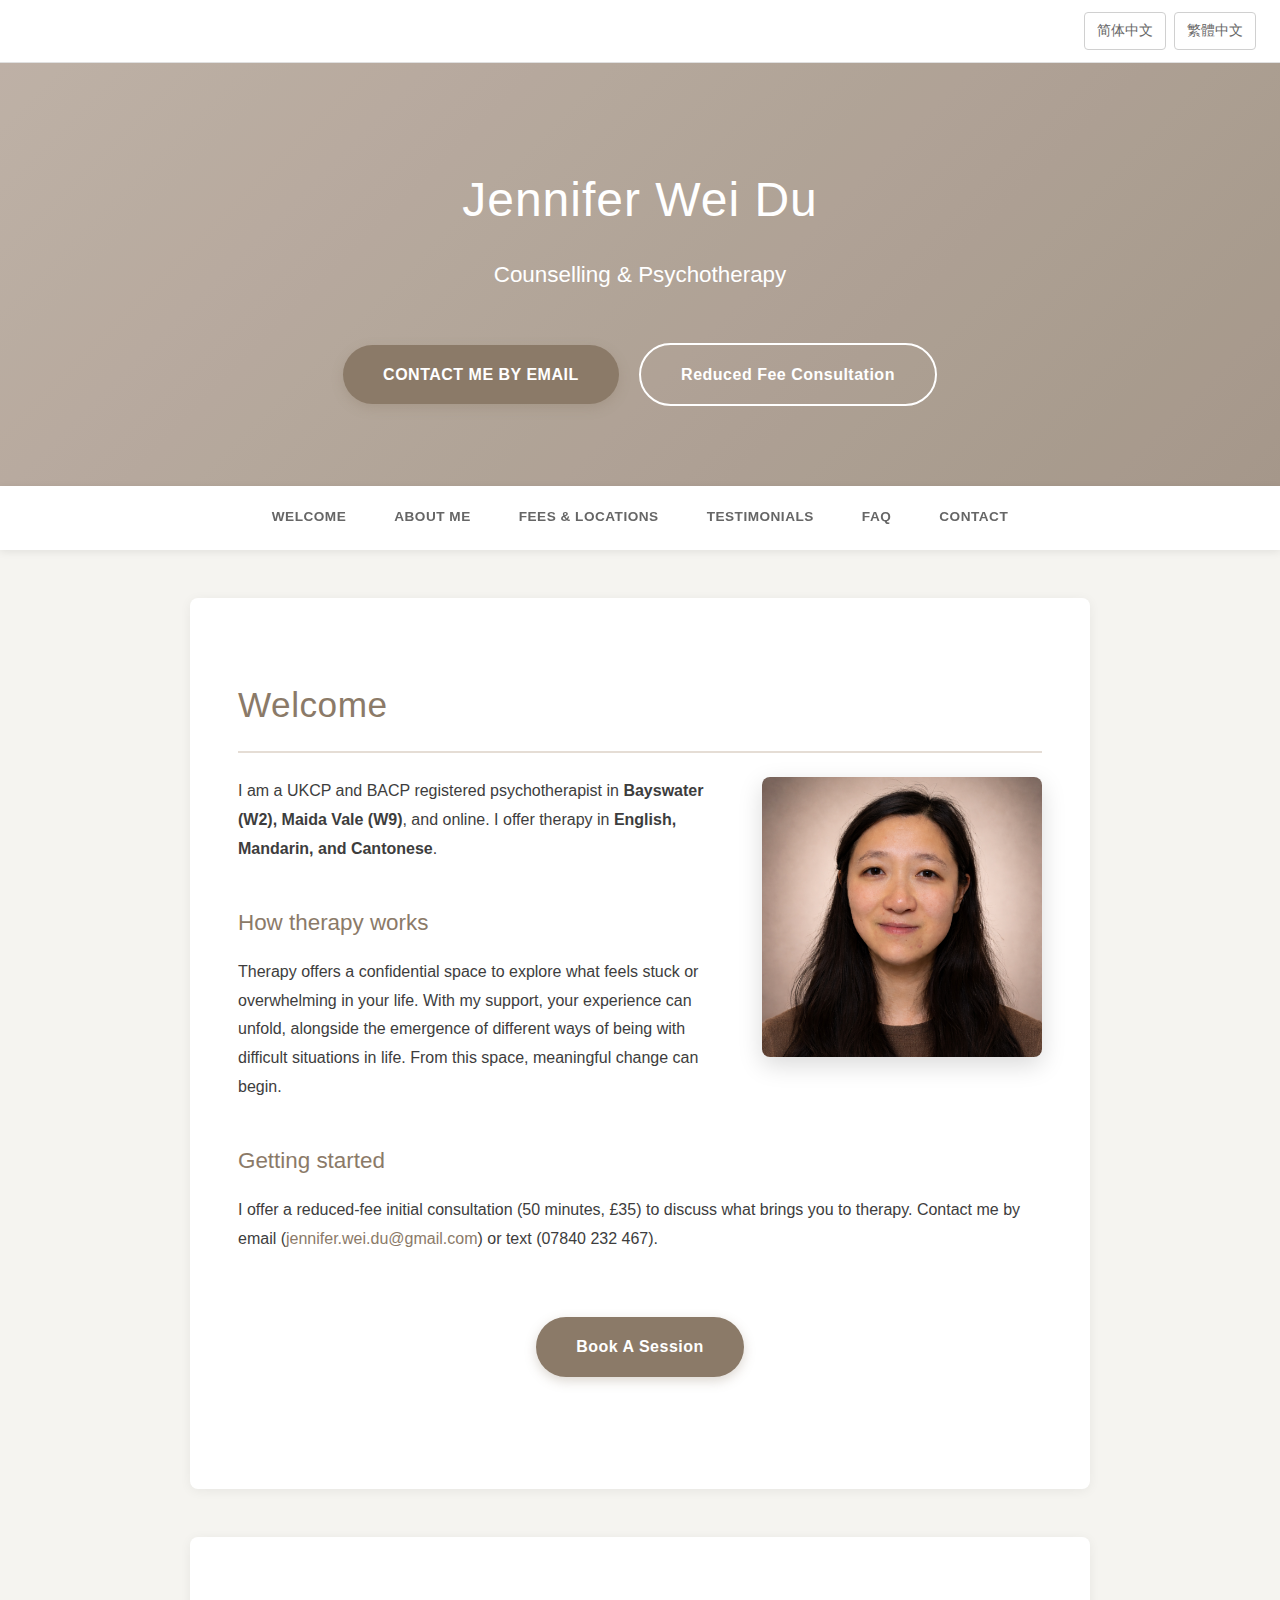
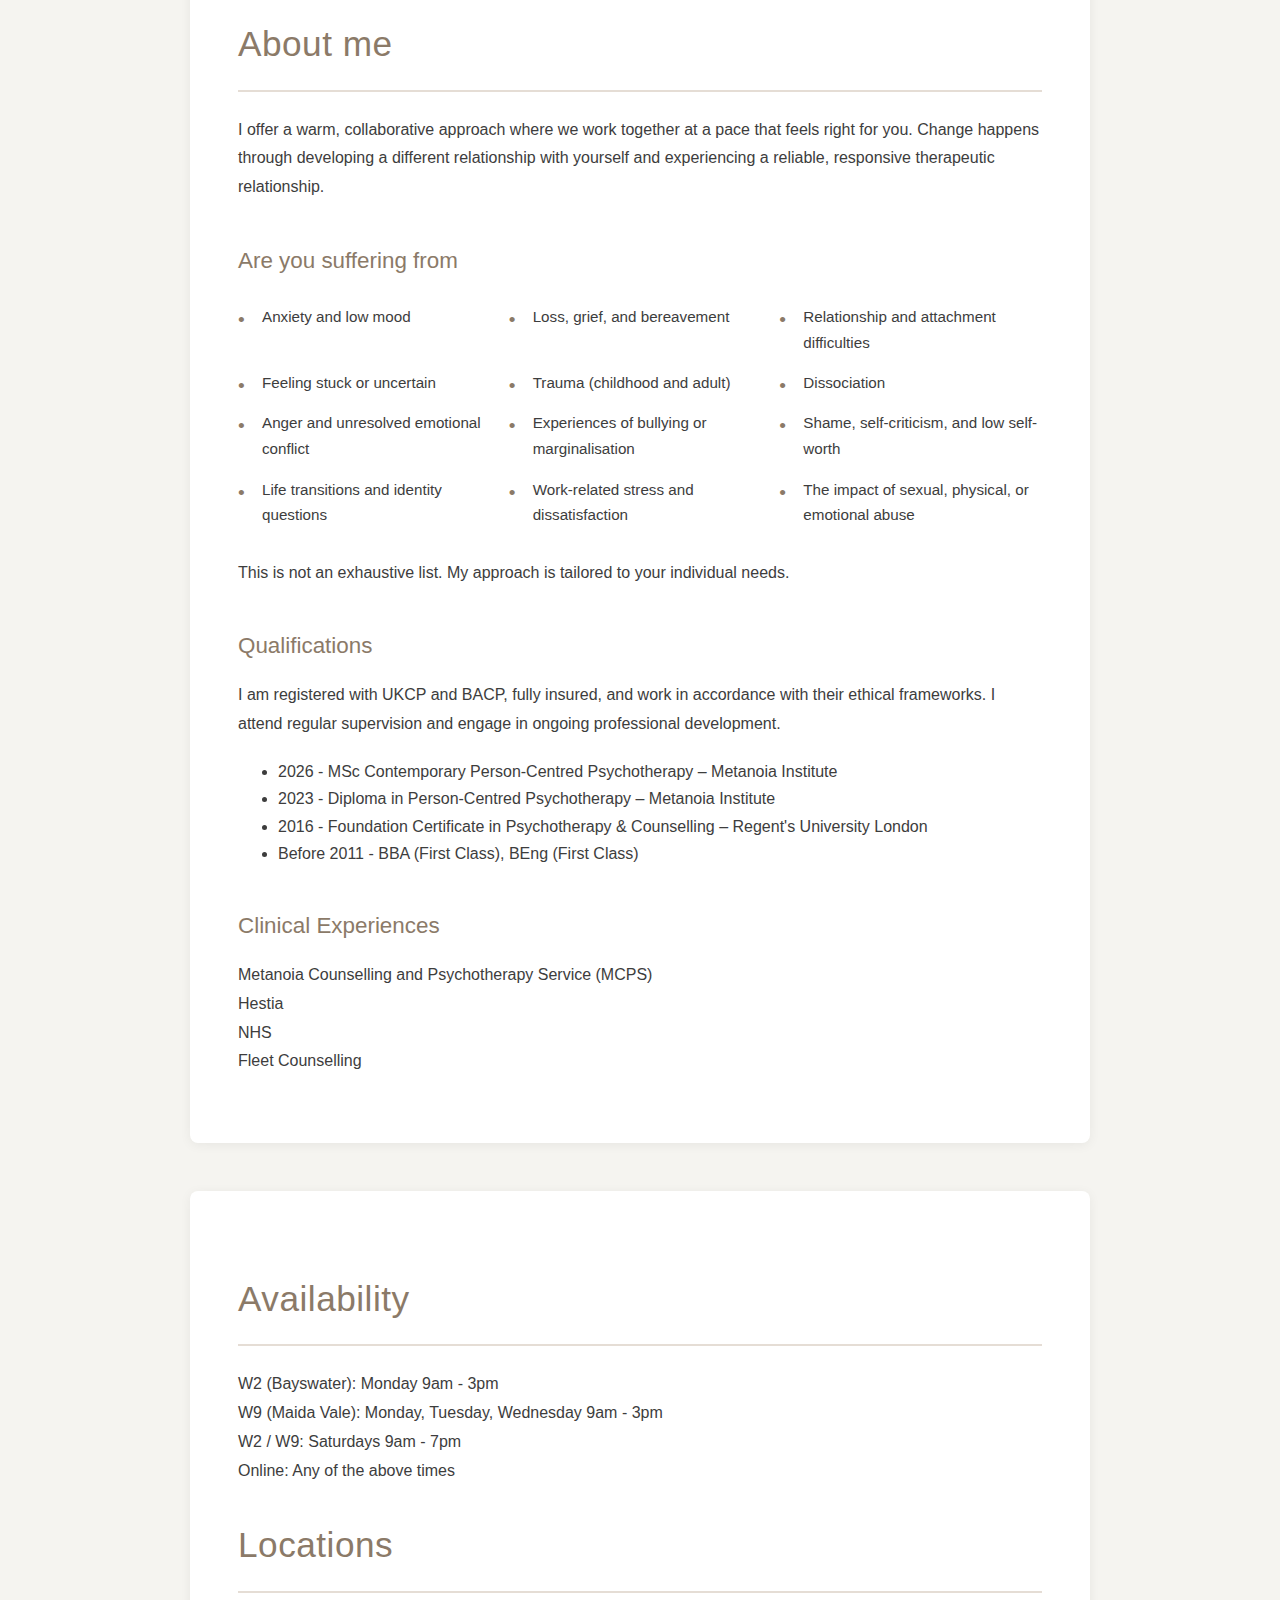
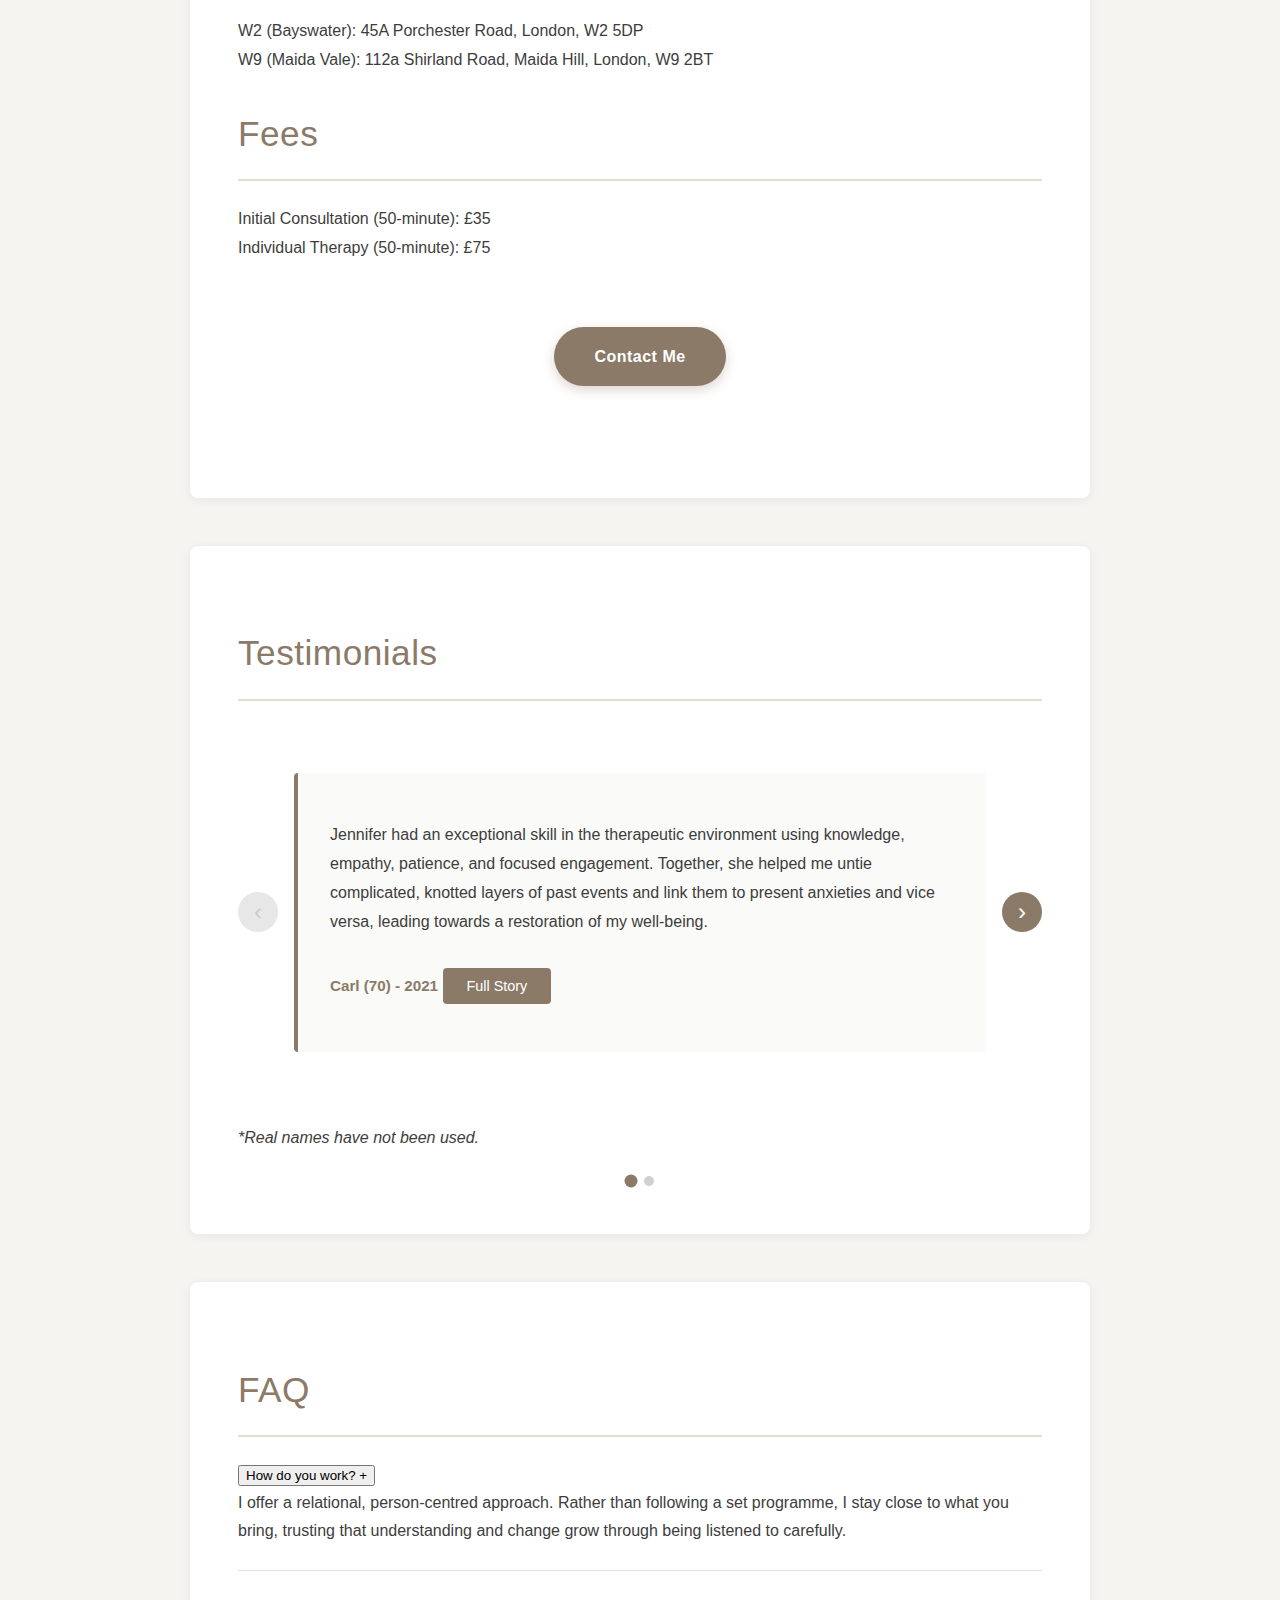
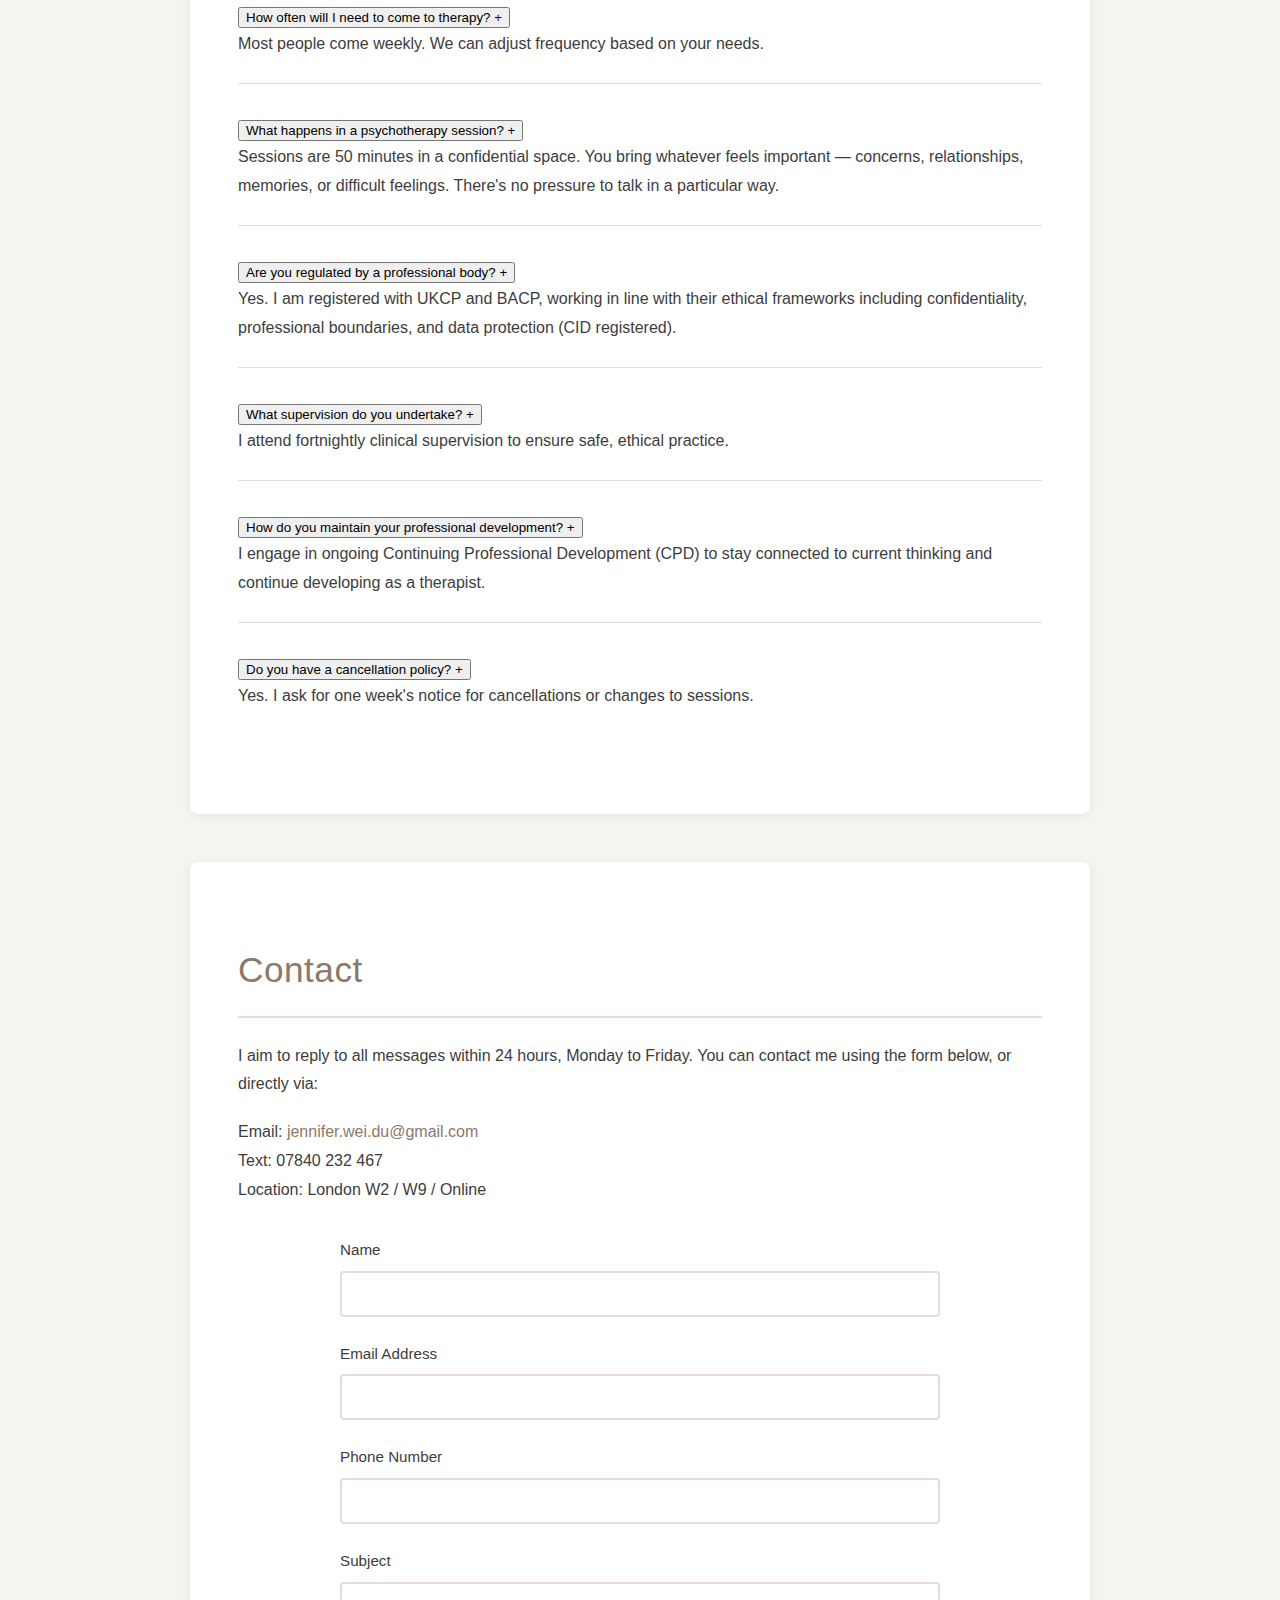
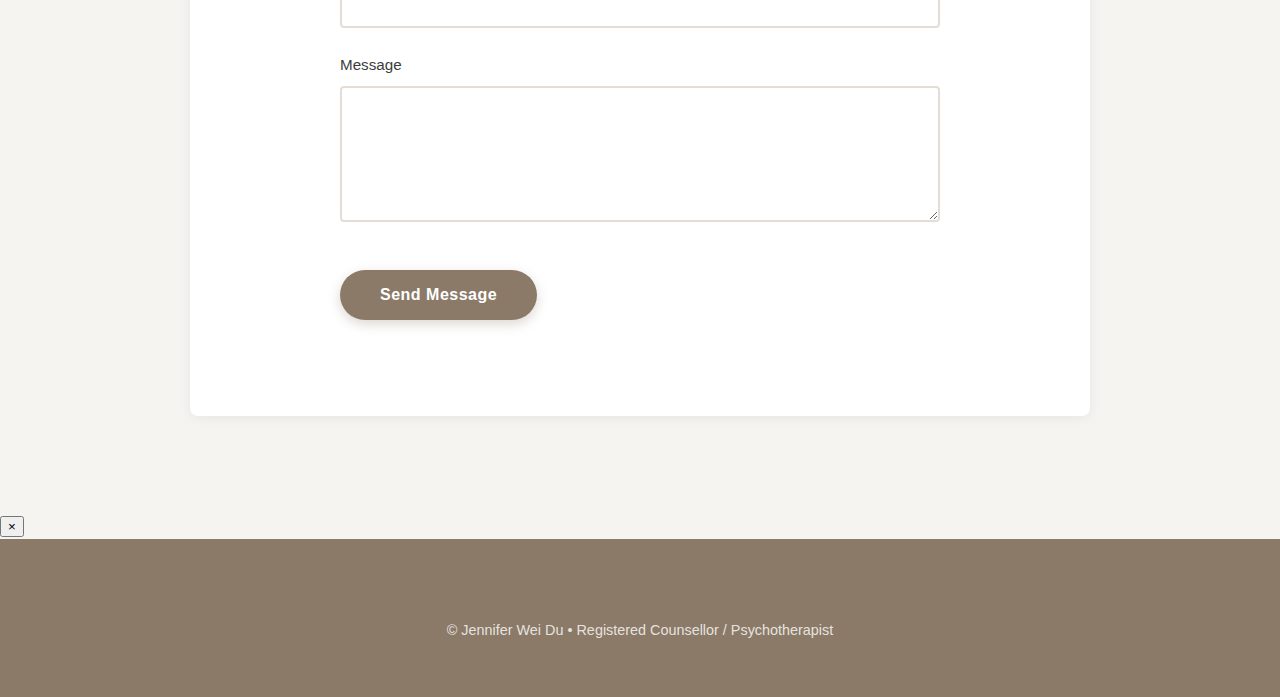
<file: index.html>
<!DOCTYPE html>
<html lang="en">
<head>
    <!-- Google tag (gtag.js) -->
  <script async src="https://www.googletagmanager.com/gtag/js?id=G-G3WR5L9WTV"></script>
  <script>
    window.dataLayer = window.dataLayer || [];
    function gtag(){dataLayer.push(arguments);}
    gtag('js', new Date());

    gtag('config', 'G-G3WR5L9WTV');
  </script>
  <meta charset="UTF-8">
  <title>Jennifer Wei Du | UKCP & BACP registered psychotherapist | Bayswater, Maida Vale, London, Online</title>
  <meta name="viewport" content="width=device-width, initial-scale=1.0">
  <meta name="description" content="Jennifer Du, UKCP & BACP registered psychotherapist offering person-centred psychotherapy in Maida Vale, Ealing, and online.">
  <link rel="stylesheet" href="style.css">
  <link rel="icon" href="favicon.ico" sizes="any">
  <link rel="icon" type="image/png" sizes="32x32" href="images/favicon-32.png">
  <link rel="icon" type="image/png" sizes="16x16" href="images/favicon-16.png">
  <link rel="apple-touch-icon" href="images/apple-touch-icon.png">
</head>

<body>  <div class="language-selector">
    <a href="index-zh-simplified.html" class="lang-btn">简体中文</a>
    <a href="index-zh-traditional.html" class="lang-btn">繁體中文</a>
    <button class="hamburger" aria-label="Menu">
      <span></span>
      <span></span>
      <span></span>
    </button>
  </div>
  <header>
    <h1>Jennifer Wei Du</h1>
    <p class="subtitle">Counselling & Psychotherapy</p>
    <div class="header-cta">
      <a href="#contact" class="cta-button">CONTACT ME BY EMAIL</a>
      <a href="#contact" class="cta-button secondary">Reduced Fee Consultation</a>
    </div>
  </header>

  <nav class="nav-menu">
    <a href="#welcome" class="nav-link">WELCOME</a>
    <a href="#about-me" class="nav-link">ABOUT ME</a>
    <a href="#fees-and-locations" class="nav-link">FEES & LOCATIONS</a>
    <a href="#testimonials" class="nav-link">TESTIMONIALS</a>
    <a href="#faq" class="nav-link">FAQ</a>
    <a href="#contact" class="nav-link">CONTACT</a>
  </nav>

  <div class="menu-overlay"></div>

  <div class="content-container">

    <main>
      <section id="welcome" class="content-section">
        <h2>Welcome</h2>
        <img src="images/profile3.jpg" alt="Jennifer Wei Du" class="profile-pic">
        <p>
          I am a UKCP and BACP registered psychotherapist in <b>Bayswater (W2), Maida Vale (W9)</b>, and online. I offer therapy in <b>English, Mandarin, and Cantonese</b>.
        </p>

        <h3>How therapy works</h3>
        <p>
          Therapy offers a confidential space to explore what feels stuck or overwhelming in your life. With my support, your experience can unfold, alongside the emergence of different ways of being with difficult situations in life. From this space, meaningful change can begin.
        </p>

        <h3>Getting started</h3>
        <p>
          I offer a reduced-fee initial consultation (50 minutes, £35) to discuss what brings you to therapy. Contact me by email (<a href="mailto:jennifer.wei.du@email.com">jennifer.wei.du@gmail.com</a>) or text (07840 232 467).
        </p>

        <div style="text-align: center; margin: 3rem 0;">
          <a href="#contact" class="cta-button">Book A Session</a>
        </div>

      </section>

      <section id="about-me" class="content-section">
        <h2>About me</h2>
        <p>
          I offer a warm, collaborative approach where we work together at a pace that feels right for you. Change happens through developing a different relationship with yourself and experiencing a reliable, responsive therapeutic relationship.
        </p>

        <h3>Are you suffering from</h3>
        <ul class="work-areas">
          <li>Anxiety and low mood</li>
          <li>Loss, grief, and bereavement</li>
          <li>Relationship and attachment difficulties</li>
          <li>Feeling stuck or uncertain</li>
          <li>Trauma (childhood and adult)</li>
          <li>Dissociation</li>
          <li>Anger and unresolved emotional conflict</li>
          <li>Experiences of bullying or marginalisation</li>
          <li>Shame, self-criticism, and low self-worth</li>
          <li>Life transitions and identity questions</li>
          <li>Work-related stress and dissatisfaction</li>
          <li>The impact of sexual, physical, or emotional abuse</li>
        </ul>
        <p>
          This is not an exhaustive list. My approach is tailored to your individual needs.
        </p>

        <h3>Qualifications</h3>
          <p>I am registered with UKCP and BACP, fully insured, and work in accordance with their ethical frameworks. I attend regular supervision and engage in ongoing professional development.</p>
          <ul class="qualifications-list">
            <li>2026 - MSc Contemporary Person-Centred Psychotherapy – Metanoia Institute</li>
            <li>2023 - Diploma in Person-Centred Psychotherapy – Metanoia Institute</li>
            <li>2016 - Foundation Certificate in Psychotherapy & Counselling – Regent's University London</li>
            <li>Before 2011 - BBA (First Class), BEng (First Class)</li>
          </ul>

        <h3>Clinical Experiences</h3>
          <p>Metanoia Counselling and Psychotherapy Service (MCPS)<br>
          Hestia<br>
          NHS<br>
          Fleet Counselling</p>
      </section>

      <section id="fees-and-locations" class="content-section">
        <h2>Availability</h2>
        <p>
          W2 (Bayswater): Monday 9am - 3pm <br>
          W9 (Maida Vale): Monday, Tuesday, Wednesday 9am - 3pm <br>
          W2 / W9: Saturdays 9am - 7pm <br>
          Online: Any of the above times
        </p>
        <h2>Locations</h2>
        <p>
          W2 (Bayswater): 45A Porchester Road, London, W2 5DP <br>
          W9 (Maida Vale): 112a Shirland Road, Maida Hill, London, W9 2BT <br>
        </p>
        <h2>Fees</h2>
        <p>
          Initial Consultation (50-minute): £35<br>
          Individual Therapy (50-minute): £75
        </p>

        <div style="text-align: center; margin: 3rem 0;">
          <a href="#contact" class="cta-button">Contact Me</a>
        </div>
      </section>

      <section id="testimonials" class="content-section">
        <h2>Testimonials</h2>
        
        <div class="testimonials-carousel">
          <button class="carousel-nav carousel-prev" aria-label="Previous testimonial">‹</button>
          <div class="testimonials-container">
            <div class="testimonial">
          <div class="testimonial-snapshot">
            <p>
              Jennifer had an exceptional skill in the therapeutic environment using knowledge, empathy, patience, and focused engagement. Together, she helped me untie complicated, knotted layers of past events and link them to present anxieties and vice versa, leading towards a restoration of my well-being.
            </p>
          </div>
          <div class="testimonial-full" style="display: none;">
            <p>
              I saw Jennifer Du once a week for nine months following a short series of first-ever panic attacks, coupled to a profound growing sense of anxiety, intermingled with a depressive loss of self-confidence.
            </p>
            <p>
              After a long professional career and, at times, a trauma-laden personal life, and following my doctor's advice, I sought therapy to help me.
            </p>
            <p>
              Jennifer Du was my choice, and I found in her a gifted therapist who supported me back to health in a way I did not fully expect and for which I will always be grateful. That is why I do not hesitate to recommend to others her work, methods, manner, and insights which helped me so much.
            </p>
            <p>
              She had an exceptional skill in the therapeutic environment using knowledge, empathy, patience, and focussed engagement. I trusted her and her work the more I spent in therapy with her. Together, she helped me untie complicated, knotted layers of past events and link them to present anxieties and vice versa. Together, she helped me unravel, reveal, and then release unexplored parts of my life story. This led to a reduction of symptoms and then later to a restoration of my well-being.
            </p>
            <p>
              She showed me, furthermore, how to handle worry and anxiety, including how to face new stages in my life. All accomplished in a kind, thoughtful and supportive atmosphere.
            </p>
            <p class="testimonial-permission">
              "I give permission to Jennifer Du to use these paragraphs for any social promotional purpose regarding her practice as a psychotherapist."
            </p>
          </div>
          <div class="testimonial-footer">
            <span class="testimonial-attribution">Carl (70) - 2021</span>
            <button class="testimonial-toggle">Full Story</button>
          </div>
        </div>

        <div class="testimonial">
          <div class="testimonial-snapshot">
            <p>
              I have had experience with other therapists before Jennifer, I was never able to commit - I used to feel judged, unsafe and stressed talking to therapist. But it was different with Jennifer, she made me feel safe and held. Even in the difficult conversations, I can see and feel the softness and empathy in her intentions.
            </p>
          </div>
          <div class="testimonial-full" style="display: none;">
            <p>
              I have been seeing Jennifer since January 2025, when I had my first burn out that led to a total physical and mental collapse.
            </p>
            <p>
              I have had experience with other therapists before Jennifer, I was never able to commit - I used to feel judged, unsafe and stressed talking to therapist. But it was different with Jennifer, she made me feel safe and held. Even in the difficult conversations, I can see and feel the softness and empathy in her intentions.
            </p>
            <p>
              With Jennifer's help, I was able to look further inwards and am trying to rebuild the relationship with myself - Jennifer held a mirror for me to see the real me. It was messy, unfamiliar, but more objective, one step closer to my truth.
            </p>
            <p>
              Jennifer also has fun and innovative ways to convey her messages - she often draws, sometimes diagrams, other times metaphorical images, to visualise and to help me understand her points, it works really well for me personally, I process images far efficiently than I do abstract concepts.
            </p>
            <p>
              I've also witnessed the adaptation in Jennifer's approach, it became more tailored to my needs as our relationship developed. Considering my improvements, I would recommend Jennifer.
            </p>
          </div>
          <div class="testimonial-footer">
            <span class="testimonial-attribution">Lily (31) - 2026</span>
            <button class="testimonial-toggle">Full Story</button>
          </div>
        </div>
          </div>
          <button class="carousel-nav carousel-next" aria-label="Next testimonial">›</button>
        </div>
        <p class="testimonial-disclaimer"><i>*Real names have not been used.</i></p>
        <div class="carousel-indicators">
          <span class="indicator active" data-index="0"></span>
          <span class="indicator" data-index="1"></span>
        </div>
      </section>

      <section id="faq" class="content-section">
        <h2>FAQ</h2>
        
        <div class="faq-accordion">
          <div class="faq-item" id="faq-work">
            <button class="faq-question">
              <span>How do you work?</span>
              <span class="faq-icon">+</span>
            </button>
            <div class="faq-answer">
              <p>
                I offer a relational, person-centred approach. Rather than following a set programme, I stay close to what you bring, trusting that understanding and change grow through being listened to carefully.
              </p>
            </div>
          </div>

          <div class="faq-item" id="faq-frequency">
            <button class="faq-question">
              <span>How often will I need to come to therapy?</span>
              <span class="faq-icon">+</span>
            </button>
            <div class="faq-answer">
              <p>
                Most people come weekly. We can adjust frequency based on your needs.
              </p>
            </div>
          </div>

          <div class="faq-item" id="faq-session">
            <button class="faq-question">
              <span>What happens in a psychotherapy session?</span>
              <span class="faq-icon">+</span>
            </button>
            <div class="faq-answer">
              <p>
                Sessions are 50 minutes in a confidential space. You bring whatever feels important — concerns, relationships, memories, or difficult feelings. There's no pressure to talk in a particular way.
              </p>
            </div>
          </div>

          <div class="faq-item" id="faq-regulated">
            <button class="faq-question">
              <span>Are you regulated by a professional body?</span>
              <span class="faq-icon">+</span>
            </button>
            <div class="faq-answer">
              <p>
                Yes. I am registered with UKCP and BACP, working in line with their ethical frameworks including confidentiality, professional boundaries, and data protection (CID registered).
              </p>
            </div>
          </div>

          <div class="faq-item" id="faq-supervision">
            <button class="faq-question">
              <span>What supervision do you undertake?</span>
              <span class="faq-icon">+</span>
            </button>
            <div class="faq-answer">
              <p>
                I attend fortnightly clinical supervision to ensure safe, ethical practice.
              </p>
            </div>
          </div>

          <div class="faq-item" id="faq-cpd">
            <button class="faq-question">
              <span>How do you maintain your professional development?</span>
              <span class="faq-icon">+</span>
            </button>
            <div class="faq-answer">
              <p>
                I engage in ongoing Continuing Professional Development (CPD) to stay connected to current thinking and continue developing as a therapist.
              </p>
            </div>
          </div>

          <div class="faq-item" id="faq-cancellation">
            <button class="faq-question">
              <span>Do you have a cancellation policy?</span>
              <span class="faq-icon">+</span>
            </button>
            <div class="faq-answer">
              <p>
                Yes. I ask for one week's notice for cancellations or changes to sessions.
              </p>
            </div>
          </div>
        </div>
      </section>

      <section id="contact" class="content-section">
        <h2>Contact</h2>
        <p>
          I aim to reply to all messages within 24 hours, Monday to Friday. You can contact me using the form below, or directly via:
        </p>
        <p>
          Email: <a href="mailto:jennifer.wei.du@gmail.com">jennifer.wei.du@gmail.com</a><br>
          Text: 07840 232 467<br>
          Location: London W2 / W9 / Online
        </p>

        <form class="contact-form" id="contact-form">
          <input type="hidden" name="language" value="en">
          <div class="form-group">
            <label for="name">Name</label>
            <input type="text" id="name" name="from_name" required>
          </div>

          <div class="form-group">
            <label for="email">Email Address</label>
            <input type="email" id="email" name="reply_to" required>
          </div>

          <div class="form-group">
            <label for="phone">Phone Number</label>
            <input type="tel" id="phone" name="phone">
          </div>

          <div class="form-group">
            <label for="subject">Subject</label>
            <input type="text" id="subject" name="subject" required>
          </div>

          <div class="form-group">
            <label for="message">Message</label>
            <textarea id="message" name="message" rows="6" required></textarea>
          </div>

          <div id="form-status" style="margin-bottom: 1rem; display: none;"></div>
          <button type="submit" class="cta-button">Send Message</button>
        </form>
      </section>
    </main>
  </div>

  <!-- Testimonial Modal -->
  <div id="testimonialModal" class="testimonial-modal">
    <div class="modal-content">
      <button class="modal-close" aria-label="Close">&times;</button>
      <div class="modal-body" id="modalBody"></div>
    </div>
  </div>

  <script src="scripts/main.js"></script>

  <footer>
    <nav class="footer-sitemap">
      <a href="#welcome">Welcome</a>
      <a href="#about-me">About Me</a>
      <a href="#fees-and-locations">Fees & Locations</a>
      <a href="#testimonials">Testimonials</a>
      <a href="#faq">FAQ</a>
      <a href="#contact">Contact</a>
    </nav>
    <p>
      &copy; Jennifer Wei Du • Registered Counsellor / Psychotherapist
    </p>
  </footer>
</body>
</html>
</file>
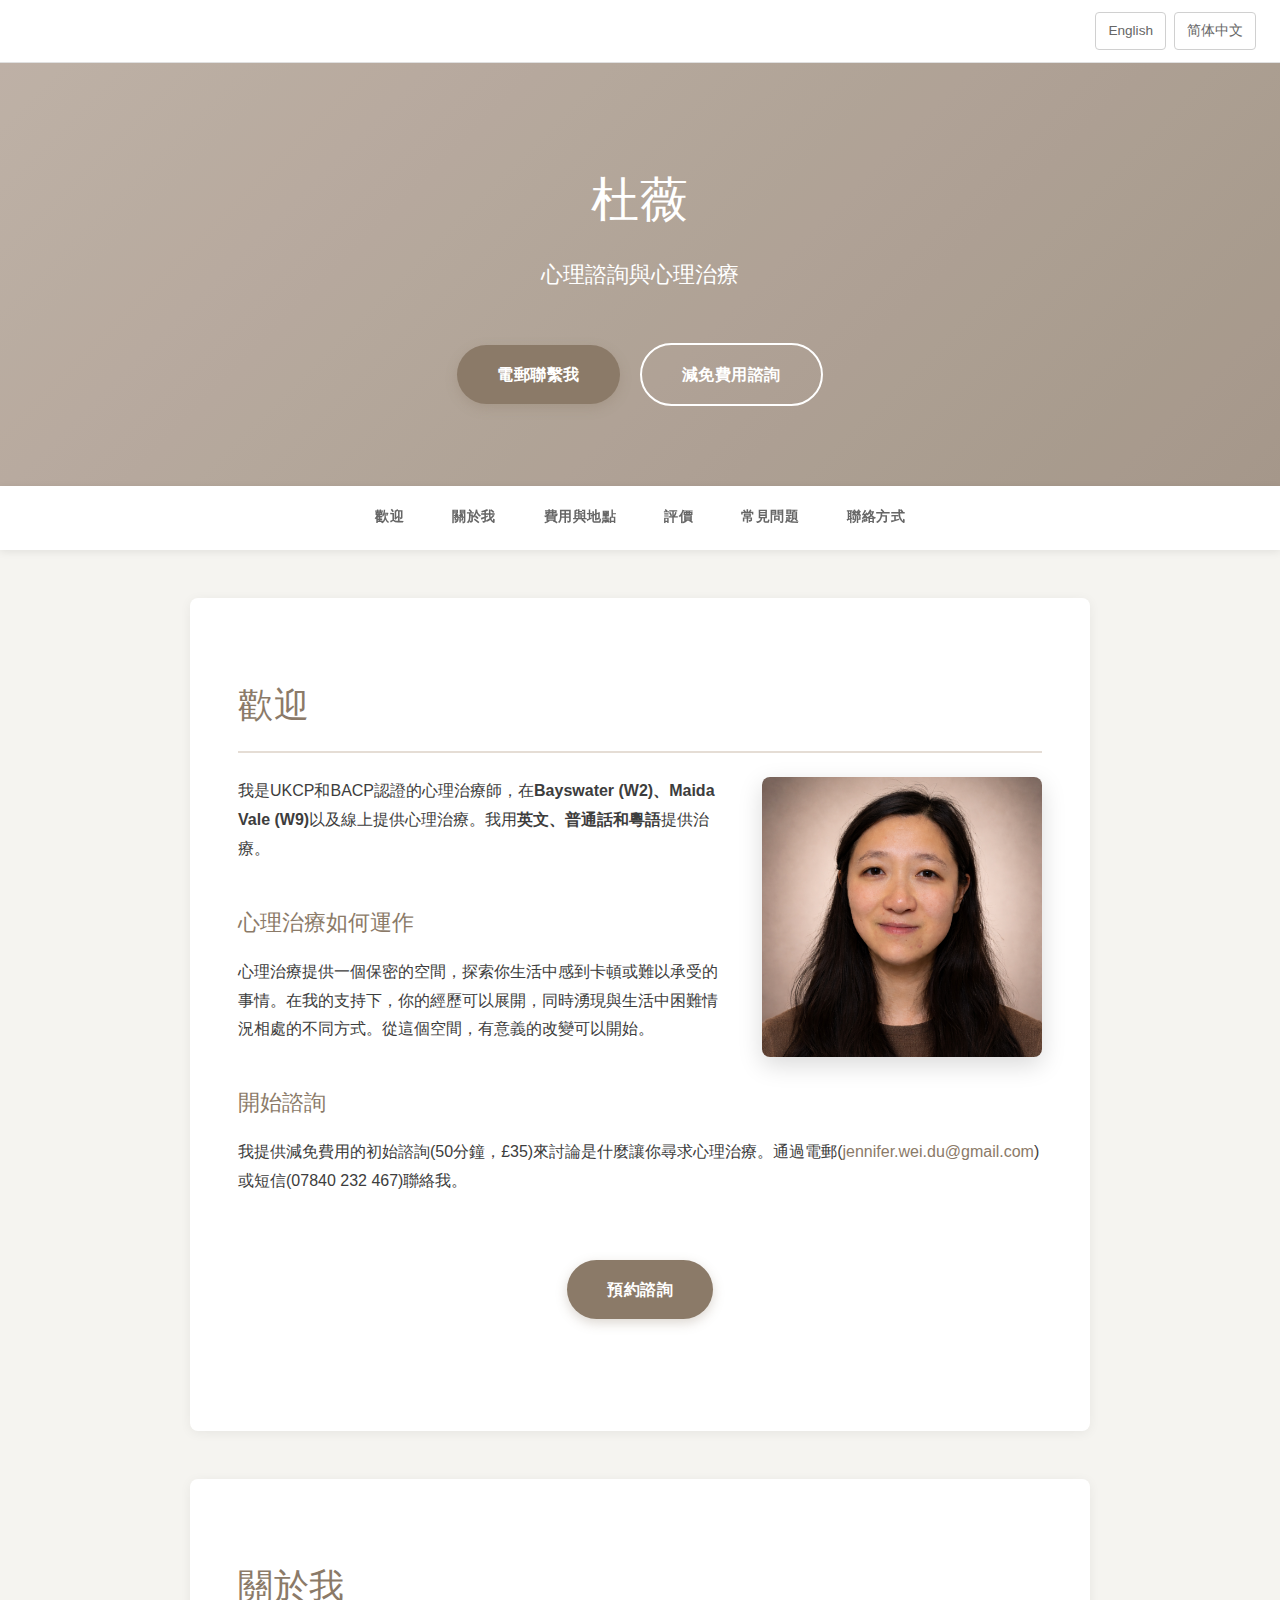
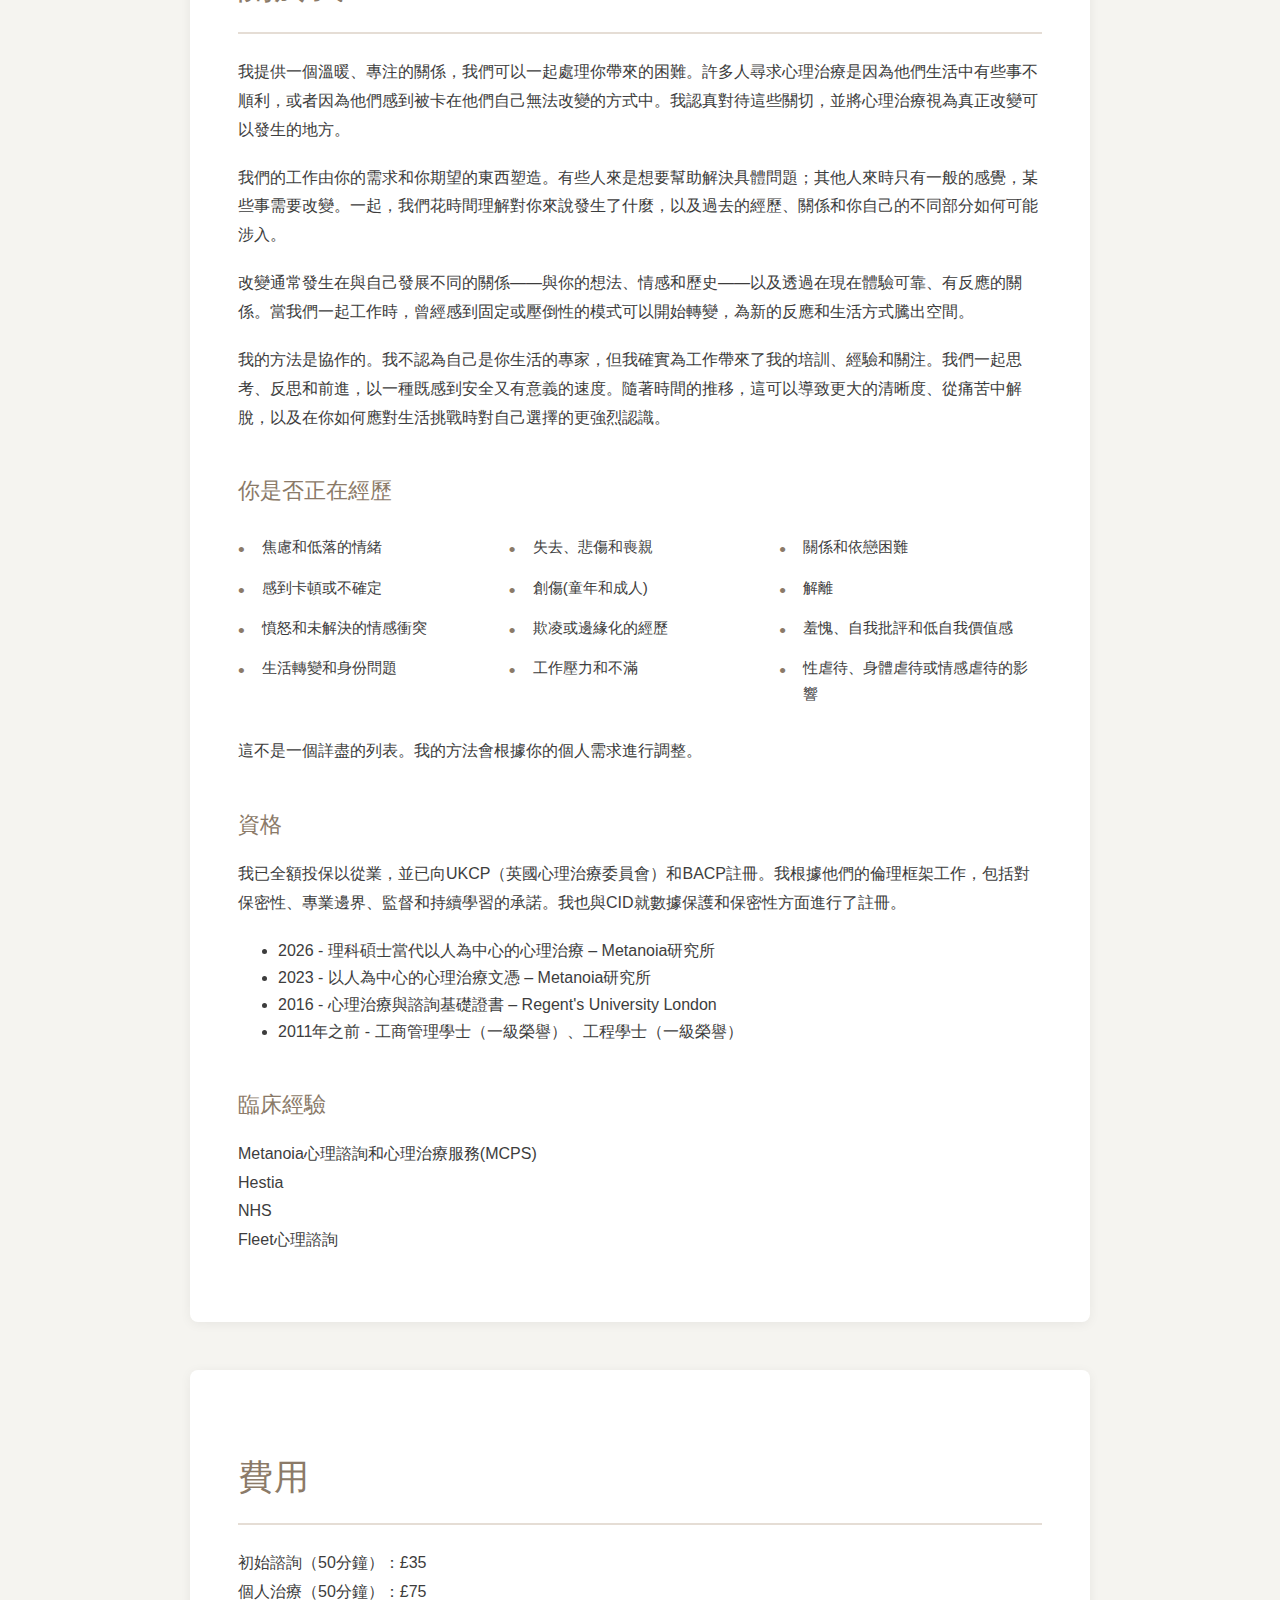
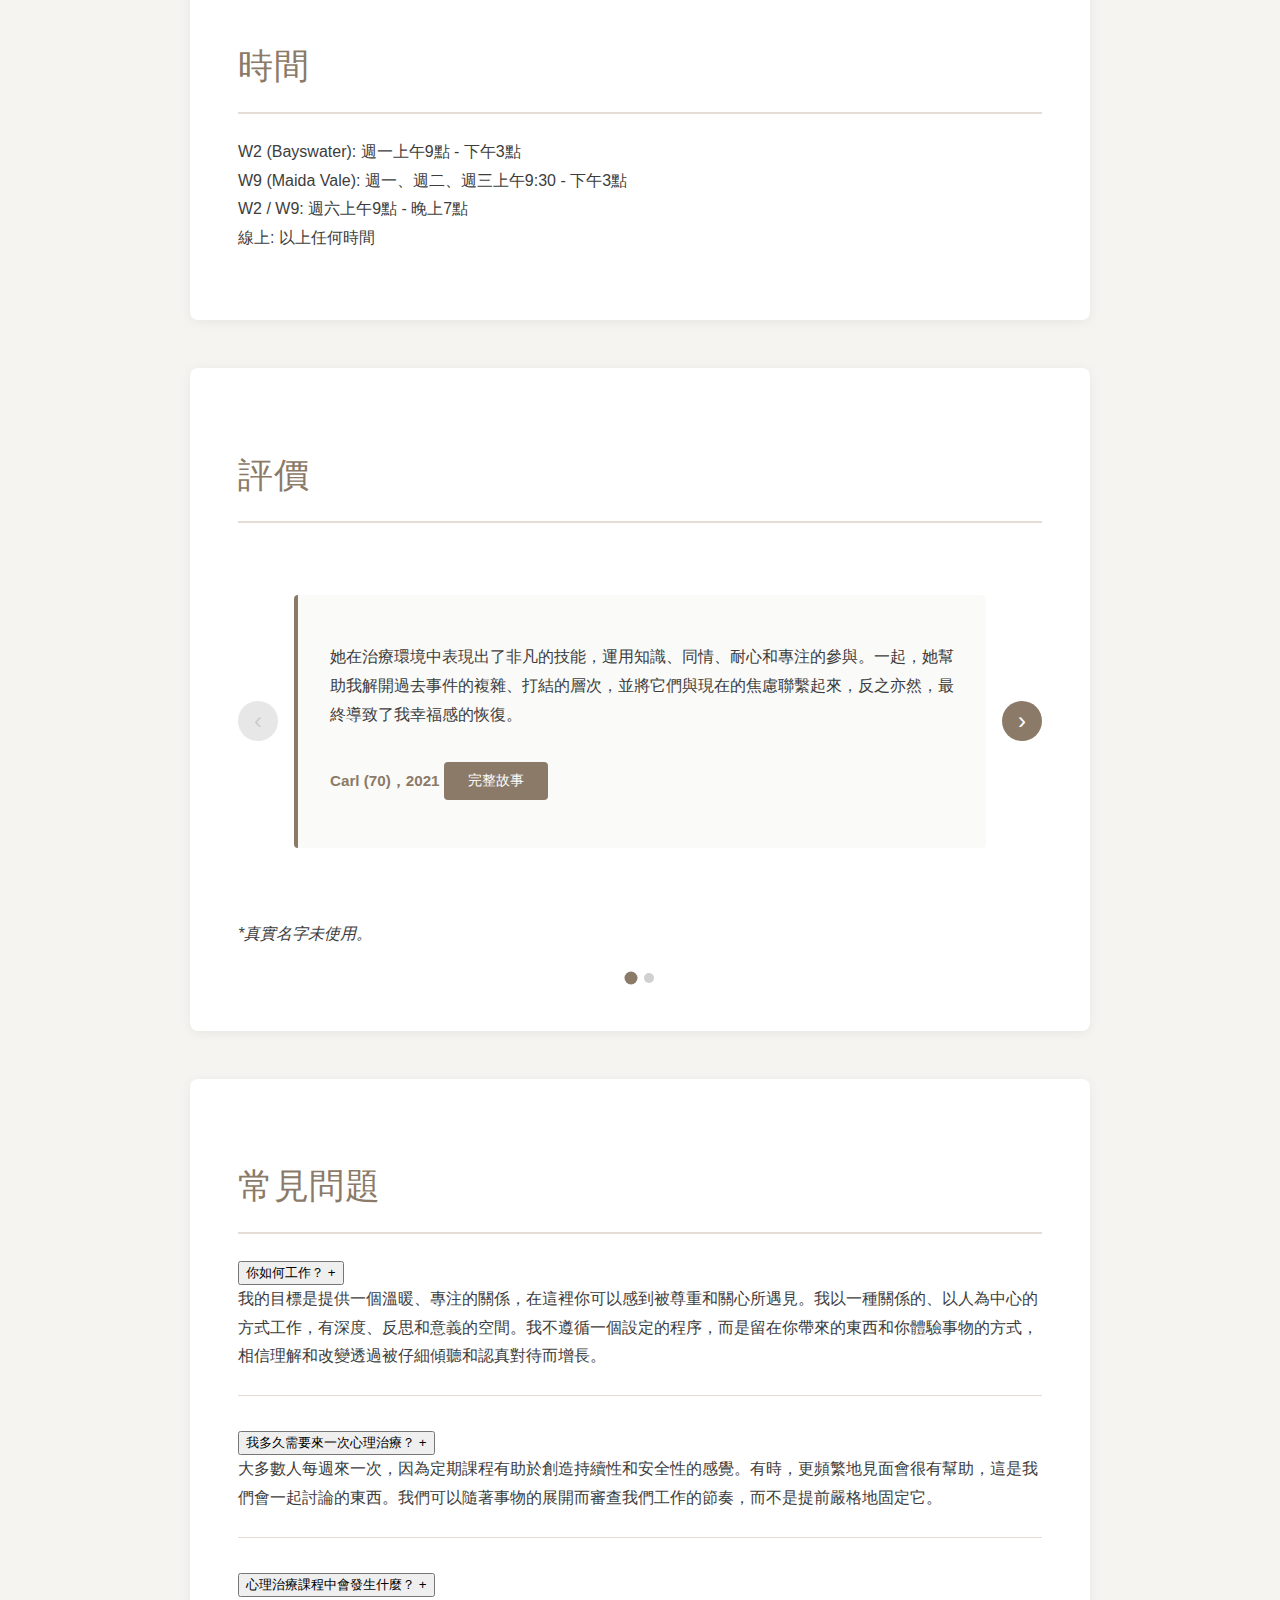
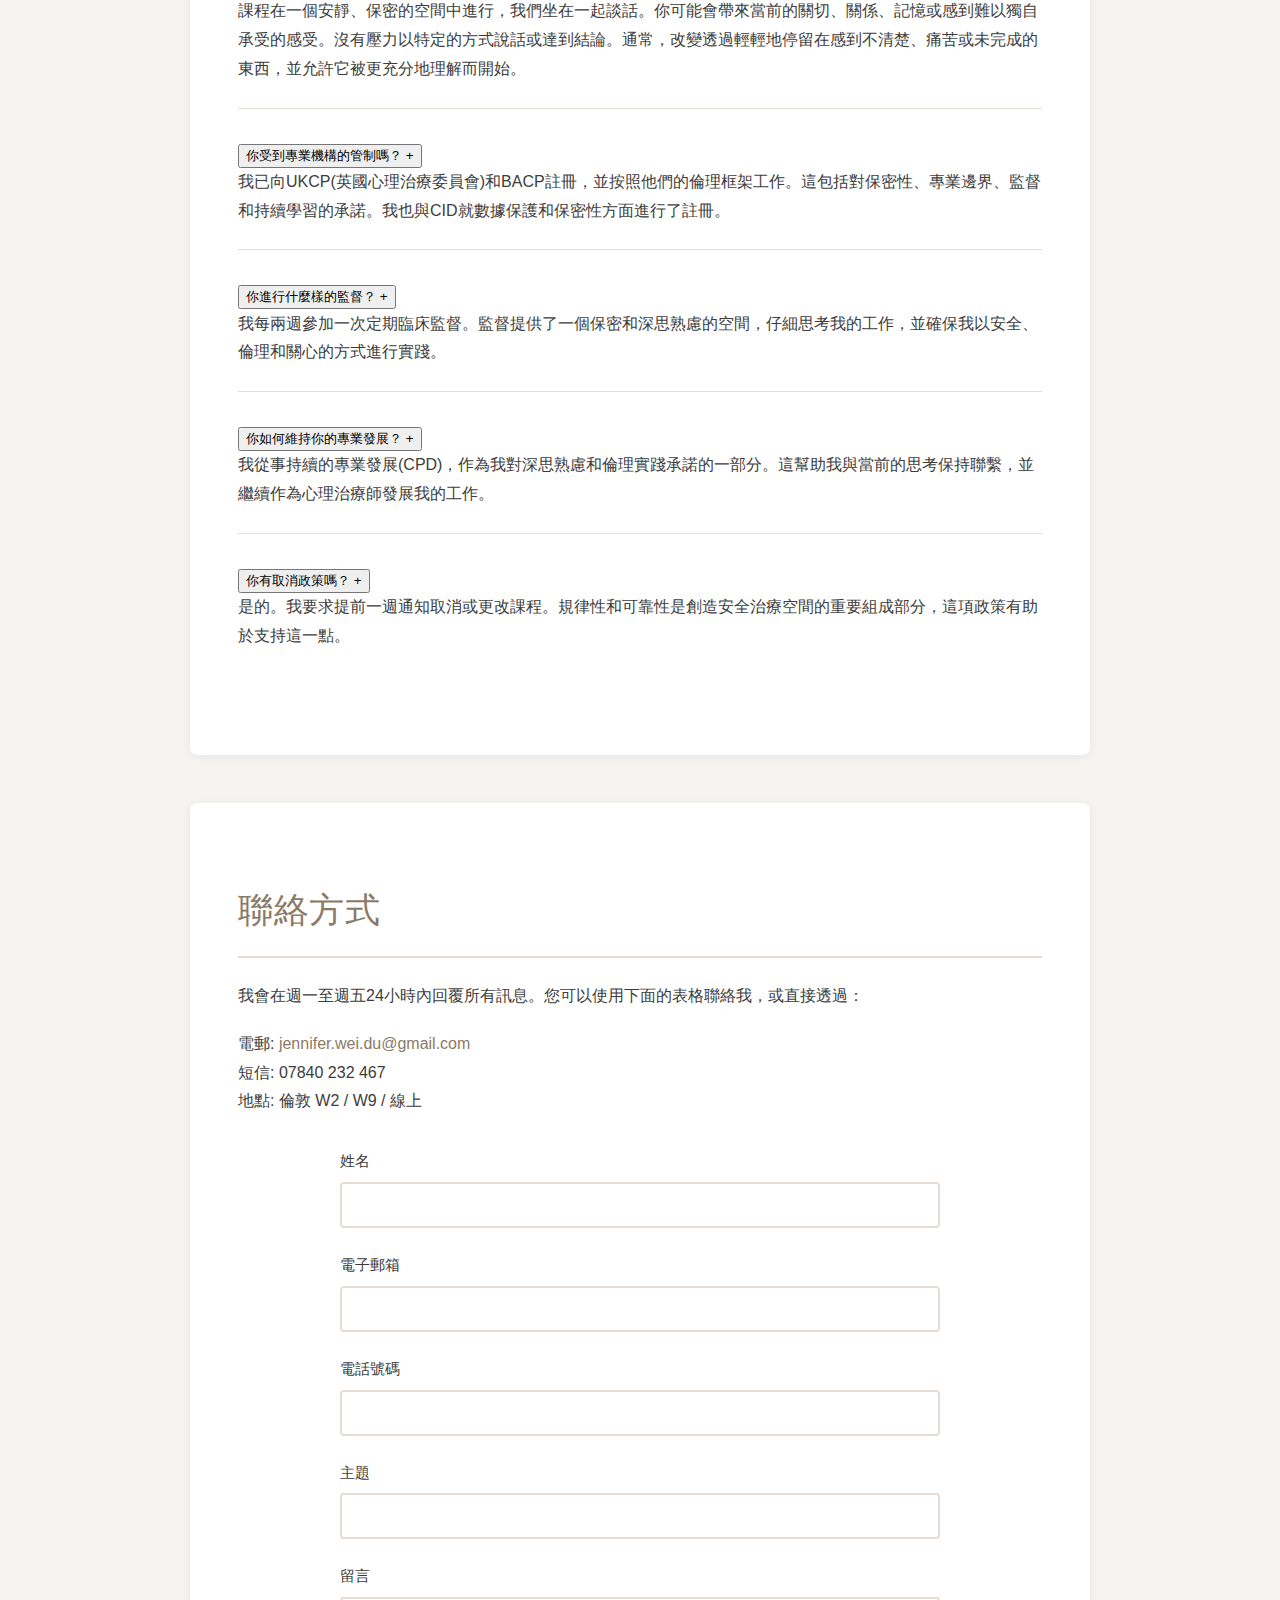
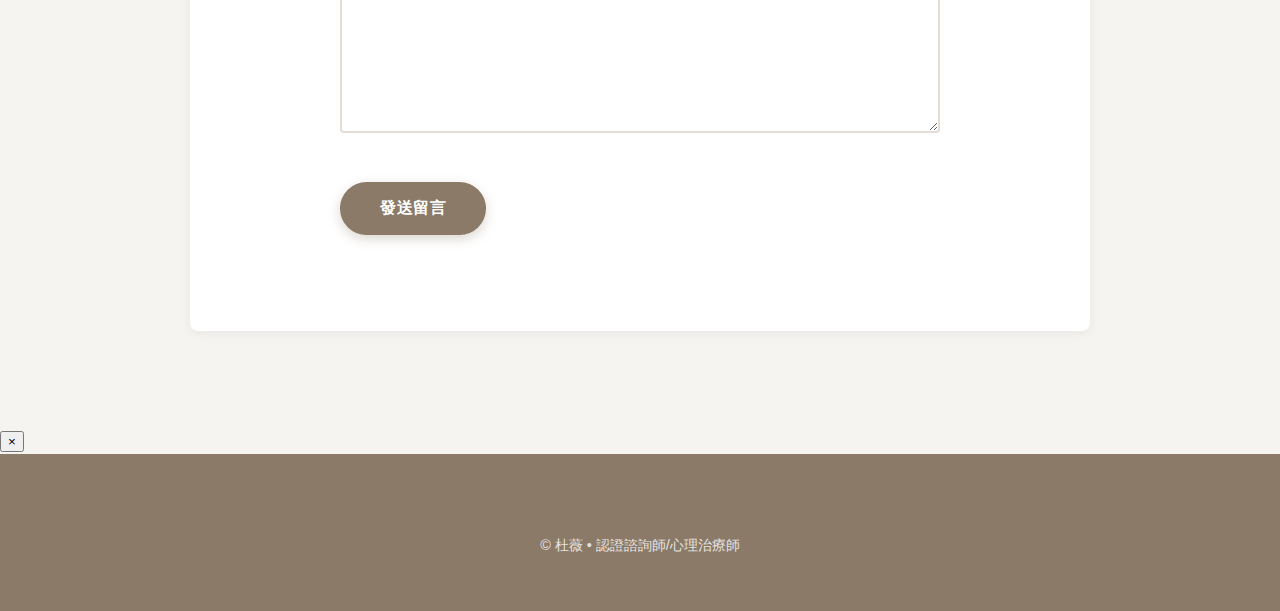
<file: index-zh-traditional.html>
<!DOCTYPE html>
<html lang="zh-Hant">
<head>
  <!-- Google tag (gtag.js) -->
  <script async src="https://www.googletagmanager.com/gtag/js?id=G-G3WR5L9WTV"></script>
  <script>
    window.dataLayer = window.dataLayer || [];
    function gtag(){dataLayer.push(arguments);}
    gtag('js', new Date());

    gtag('config', 'G-G3WR5L9WTV');
  </script>
  <meta charset="UTF-8">
  <title>杜薇 | 心理諮詢與心理治療</title>
  <meta name="viewport" content="width=device-width, initial-scale=1.0">
  <meta name="description" content="杜薇，UKCP和BACP認證心理治療師，在Bayswater、Maida Vale和線上提供以人為中心的心理治療。">
  <link rel="stylesheet" href="style.css">
  <link rel="icon" href="favicon.ico" sizes="any">
  <link rel="icon" type="image/png" sizes="32x32" href="images/favicon-32.png">
  <link rel="icon" type="image/png" sizes="16x16" href="images/favicon-16.png">
  <link rel="apple-touch-icon" href="images/apple-touch-icon.png">
</head>

<body>
  <div class="language-selector">
    <a href="index.html" class="lang-btn">English</a>
    <a href="index-zh-simplified.html" class="lang-btn">简体中文</a>
    <button class="hamburger" aria-label="菜單">
      <span></span>
      <span></span>
      <span></span>
    </button>
  </div>

  <header>
    <h1>杜薇</h1>
    <p class="subtitle">心理諮詢與心理治療</p>
    <div class="header-cta">
      <a href="#contact" class="cta-button">電郵聯繫我</a>
      <a href="#contact" class="cta-button secondary">減免費用諮詢</a>
    </div>
  </header>

  <nav class="nav-menu">
    <a href="#welcome" class="nav-link">歡迎</a>
    <a href="#about-me" class="nav-link">關於我</a>
    <a href="#fees-and-locations" class="nav-link">費用與地點</a>
    <a href="#testimonials" class="nav-link">評價</a>
    <a href="#faq" class="nav-link">常見問題</a>
    <a href="#contact" class="nav-link">聯絡方式</a>
  </nav>

  <div class="menu-overlay"></div>

  <div class="content-container">

    <main>
      <section id="welcome" class="content-section">
        <h2>歡迎</h2>
        <img src="images/profile3.jpg" alt="杜薇" class="profile-pic">
        <p>
          我是UKCP和BACP認證的心理治療師，在<b>Bayswater (W2)、Maida Vale (W9)</b>以及線上提供心理治療。我用<b>英文、普通話和粵語</b>提供治療。
        </p>

        <h3>心理治療如何運作</h3>
        <p>
          心理治療提供一個保密的空間，探索你生活中感到卡頓或難以承受的事情。在我的支持下，你的經歷可以展開，同時湧現與生活中困難情況相處的不同方式。從這個空間，有意義的改變可以開始。
        </p>

        <h3>開始諮詢</h3>
        <p>
          我提供減免費用的初始諮詢(50分鐘，£35)來討論是什麼讓你尋求心理治療。通過電郵(<a href="mailto:jennifer.wei.du@email.com">jennifer.wei.du@gmail.com</a>)或短信(07840 232 467)聯絡我。
        </p>

        <div style="text-align: center; margin: 3rem 0;">
          <a href="#contact" class="cta-button">預約諮詢</a>
        </div>

      </section>

      <section id="about-me" class="content-section">
        <h2>關於我</h2>
        <p>
          我提供一個溫暖、專注的關係，我們可以一起處理你帶來的困難。許多人尋求心理治療是因為他們生活中有些事不順利，或者因為他們感到被卡在他們自己無法改變的方式中。我認真對待這些關切，並將心理治療視為真正改變可以發生的地方。
        </p>
        <p>
          我們的工作由你的需求和你期望的東西塑造。有些人來是想要幫助解決具體問題；其他人來時只有一般的感覺，某些事需要改變。一起，我們花時間理解對你來說發生了什麼，以及過去的經歷、關係和你自己的不同部分如何可能涉入。
        </p>
        <p>
          改變通常發生在與自己發展不同的關係——與你的想法、情感和歷史——以及透過在現在體驗可靠、有反應的關係。當我們一起工作時，曾經感到固定或壓倒性的模式可以開始轉變，為新的反應和生活方式騰出空間。
        </p>
        <p>
          我的方法是協作的。我不認為自己是你生活的專家，但我確實為工作帶來了我的培訓、經驗和關注。我們一起思考、反思和前進，以一種既感到安全又有意義的速度。隨著時間的推移，這可以導致更大的清晰度、從痛苦中解脫，以及在你如何應對生活挑戰時對自己選擇的更強烈認識。
        </p>

        <h3>你是否正在經歷</h3>
        <ul class="work-areas">
          <li>焦慮和低落的情緒</li>
          <li>失去、悲傷和喪親</li>
          <li>關係和依戀困難</li>
          <li>感到卡頓或不確定</li>
          <li>創傷(童年和成人)</li>
          <li>解離</li>
          <li>憤怒和未解決的情感衝突</li>
          <li>欺凌或邊緣化的經歷</li>
          <li>羞愧、自我批評和低自我價值感</li>
          <li>生活轉變和身份問題</li>
          <li>工作壓力和不滿</li>
          <li>性虐待、身體虐待或情感虐待的影響</li>
        </ul>
        <p>
          這不是一個詳盡的列表。我的方法會根據你的個人需求進行調整。
        </p>

        <h3>資格</h3>
          <p>我已全額投保以從業，並已向UKCP（英國心理治療委員會）和BACP註冊。我根據他們的倫理框架工作，包括對保密性、專業邊界、監督和持續學習的承諾。我也與CID就數據保護和保密性方面進行了註冊。</p>
          <ul class="qualifications-list">
            <li>2026 - 理科碩士當代以人為中心的心理治療 – Metanoia研究所</li>
            <li>2023 - 以人為中心的心理治療文憑 – Metanoia研究所</li>
            <li>2016 - 心理治療與諮詢基礎證書 – Regent's University London</li>
            <li>2011年之前 - 工商管理學士（一級榮譽）、工程學士（一級榮譽）</li>
          </ul>

        <h3>臨床經驗</h3>
          <p>Metanoia心理諮詢和心理治療服務(MCPS)<br>
          Hestia<br>
          NHS<br>
          Fleet心理諮詢</p>
      </section>

      <section id="fees-and-locations" class="content-section">
        <h2>費用</h2>
        <p>
          初始諮詢（50分鐘）：£35<br>
          個人治療（50分鐘）：£75
        </p>
        <h2>時間</h2>
        <p>
          W2 (Bayswater): 週一上午9點 - 下午3點 <br>
          W9 (Maida Vale): 週一、週二、週三上午9:30 - 下午3點<br>
          W2 / W9: 週六上午9點 - 晚上7點 <br>
          線上: 以上任何時間
        </p>
      </section>

      <section id="testimonials" class="content-section">
        <h2>評價</h2>
        
        <div class="testimonials-carousel">
          <button class="carousel-nav carousel-prev" aria-label="上一個評價">‹</button>
          <div class="testimonials-container">
            <div class="testimonial">
          <div class="testimonial-snapshot">
            <p>
              她在治療環境中表現出了非凡的技能，運用知識、同情、耐心和專注的參與。一起，她幫助我解開過去事件的複雜、打結的層次，並將它們與現在的焦慮聯繫起來，反之亦然，最終導致了我幸福感的恢復。
            </p>
          </div>
          <div class="testimonial-full" style="display: none;">
            <p>
              在經歷了第一次驚恐發作後，我每週看一次杜薇，持續了九個月，伴隨著日益深深的焦慮感和抑鬱性的自信心喪失。
            </p>
            <p>
              在漫長的職業生涯之後，有時伴隨著充滿創傷的個人生活，以及聽從醫生的建議，我尋求心理治療來幫助我。
            </p>
            <p>
              杜薇是我的選擇，我在她身上找到了一位有天賦的心理治療師，她以我沒有完全預期的方式支持我恢復健康，為此我將永遠感激。這就是為什麼我不猶豫向他人推薦她的工作、方法、方式和見解，這對我幫助很大。
            </p>
            <p>
              她在治療環境中表現出了非凡的技能，運用知識、同情、耐心和專注的參與。我越是與她一起在治療中花費時間，越是信任她和她的工作。一起，她幫助我解開過去事件的複雜、打結的層次，並將它們與現在的焦慮聯繫起來，反之亦然。一起，她幫助我解開、揭示，然後釋放我生活故事中未被探索的部分。這導致了症狀的減少，隨後恢復了我的幸福感。
            </p>
            <p>
              此外，她還向我展示了如何處理擔憂和焦慮，包括如何面對生活中的新階段。所有這些都在一個友善、深思熟慮和支持的氛圍中完成。
            </p>
            <p class="testimonial-permission">
              "我授權杜薇使用這些段落用於任何社交宣傳目的，涉及她的心理治療師執業。"
            </p>
          </div>
          <div class="testimonial-footer">
            <span class="testimonial-attribution">Carl (70)，2021</span>
            <button class="testimonial-toggle">完整故事</button>
          </div>
        </div>

        <div class="testimonial">
          <div class="testimonial-snapshot">
            <p>
              在見Jennifer之前，我也有過其他治療師的經驗，但我從未能夠堅持下去，我常常感到被評判、不安全，與治療師交談時感到壓力。但與Jennifer不同，她讓我感到安全和被包容。即使在困難的對話中，我也能看到和感受到她意圖中的柔軟和共情。
            </p>
          </div>
          <div class="testimonial-full" style="display: none;">
            <p>
              自2025年1月起，我開始接受Jennifer的諮詢，那時我第一次經歷了導致身心完全崩潰的倦怠。
            </p>
            <p>
              在見Jennifer之前，我也有過其他治療師的經驗，但我從未能夠堅持下去，我常常感到被評判、不安全，與治療師交談時感到壓力。但與Jennifer不同，她讓我感到安全和被包容。即使在困難的對話中，我也能看到和感受到她意圖中的柔軟和共惃。
            </p>
            <p>
              在Jennifer的幫助下，我能夠更深入地審視內心，並嘗試重建與自己的關係，Jennifer為我舉起了一面鏡子，讓我看到真實的自己。這很混亂、不熟悉，但更客觀，更接近我的真相。
            </p>
            <p>
              Jennifer還有有趣和創新的方式來傳達她的信息，她經常畫畫，有時是圖表，有時是隱喻性的圖像，以可視化的方式幫助我理解她的觀點，這對我個人來說非常有效，我處理圖像的效率遠高於抽象概念。
            </p>
            <p>
              我也見證了Jennifer方法的適應性，隨著我們關係的發展，它變得更加針對我的需求。考慮到我的進步，我會推薦Jennifer。
            </p>
          </div>
          <div class="testimonial-footer">
            <span class="testimonial-attribution">Lily (31)，2026</span>
            <button class="testimonial-toggle">完整故事</button>
          </div>
        </div>
          </div>
          <button class="carousel-nav carousel-next" aria-label="下一個評價">›</button>
        </div>
        <p class="testimonial-disclaimer"><i>*真實名字未使用。</i></p>
        <div class="carousel-indicators">
          <span class="indicator active" data-index="0"></span>
          <span class="indicator" data-index="1"></span>
        </div>
      </section>

      <section id="faq" class="content-section">
        <h2>常見問題</h2>
        
        <div class="faq-accordion">
          <div class="faq-item" id="faq-work">
            <button class="faq-question">
              <span>你如何工作？</span>
              <span class="faq-icon">+</span>
            </button>
            <div class="faq-answer">
              <p>
                我的目標是提供一個溫暖、專注的關係，在這裡你可以感到被尊重和關心所遇見。我以一種關係的、以人為中心的方式工作，有深度、反思和意義的空間。我不遵循一個設定的程序，而是留在你帶來的東西和你體驗事物的方式，相信理解和改變透過被仔細傾聽和認真對待而增長。
              </p>
            </div>
          </div>

          <div class="faq-item" id="faq-frequency">
            <button class="faq-question">
              <span>我多久需要來一次心理治療？</span>
              <span class="faq-icon">+</span>
            </button>
            <div class="faq-answer">
              <p>
                大多數人每週來一次，因為定期課程有助於創造持續性和安全性的感覺。有時，更頻繁地見面會很有幫助，這是我們會一起討論的東西。我們可以隨著事物的展開而審查我們工作的節奏，而不是提前嚴格地固定它。
              </p>
            </div>
          </div>

          <div class="faq-item" id="faq-session">
            <button class="faq-question">
              <span>心理治療課程中會發生什麼？</span>
              <span class="faq-icon">+</span>
            </button>
            <div class="faq-answer">
              <p>
                課程在一個安靜、保密的空間中進行，我們坐在一起談話。你可能會帶來當前的關切、關係、記憶或感到難以獨自承受的感受。沒有壓力以特定的方式說話或達到結論。通常，改變透過輕輕地停留在感到不清楚、痛苦或未完成的東西，並允許它被更充分地理解而開始。
              </p>
            </div>
          </div>

          <div class="faq-item" id="faq-regulated">
            <button class="faq-question">
              <span>你受到專業機構的管制嗎？</span>
              <span class="faq-icon">+</span>
            </button>
            <div class="faq-answer">
              <p>
                我已向UKCP(英國心理治療委員會)和BACP註冊，並按照他們的倫理框架工作。這包括對保密性、專業邊界、監督和持續學習的承諾。我也與CID就數據保護和保密性方面進行了註冊。
              </p>
            </div>
          </div>

          <div class="faq-item" id="faq-supervision">
            <button class="faq-question">
              <span>你進行什麼樣的監督？</span>
              <span class="faq-icon">+</span>
            </button>
            <div class="faq-answer">
              <p>
                我每兩週參加一次定期臨床監督。監督提供了一個保密和深思熟慮的空間，仔細思考我的工作，並確保我以安全、倫理和關心的方式進行實踐。
              </p>
            </div>
          </div>

          <div class="faq-item" id="faq-cpd">
            <button class="faq-question">
              <span>你如何維持你的專業發展？</span>
              <span class="faq-icon">+</span>
            </button>
            <div class="faq-answer">
              <p>
                我從事持續的專業發展(CPD)，作為我對深思熟慮和倫理實踐承諾的一部分。這幫助我與當前的思考保持聯繫，並繼續作為心理治療師發展我的工作。
              </p>
            </div>
          </div>

          <div class="faq-item" id="faq-cancellation">
            <button class="faq-question">
              <span>你有取消政策嗎？</span>
              <span class="faq-icon">+</span>
            </button>
            <div class="faq-answer">
              <p>
                是的。我要求提前一週通知取消或更改課程。規律性和可靠性是創造安全治療空間的重要組成部分，這項政策有助於支持這一點。
              </p>
            </div>
          </div>
        </div>
      </section>

      <section id="contact" class="content-section">
        <h2>聯絡方式</h2>
        <p>
          我會在週一至週五24小時內回覆所有訊息。您可以使用下面的表格聯絡我，或直接透過：
        </p>
        <p>
          電郵: <a href="mailto:jennifer.wei.du@gmail.com">jennifer.wei.du@gmail.com</a><br>
          短信: 07840 232 467<br>
          地點: 倫敦 W2 / W9 / 線上
        </p>

        <form class="contact-form" id="contact-form">
          <input type="hidden" name="language" value="zh-Hant">
          <div class="form-group">
            <label for="name">姓名</label>
            <input type="text" id="name" name="from_name" required>
          </div>

          <div class="form-group">
            <label for="email">電子郵箱</label>
            <input type="email" id="email" name="reply_to" required>
          </div>

          <div class="form-group">
            <label for="phone">電話號碼</label>
            <input type="tel" id="phone" name="phone">
          </div>

          <div class="form-group">
            <label for="subject">主題</label>
            <input type="text" id="subject" name="subject" required>
          </div>

          <div class="form-group">
            <label for="message">留言</label>
            <textarea id="message" name="message" rows="6" required></textarea>
          </div>

          <div id="form-status" style="margin-bottom: 1rem; display: none;"></div>
          <button type="submit" class="cta-button">發送留言</button>
        </form>
      </section>
    </main>
  </div>

  <!-- Testimonial Modal -->
  <div id="testimonialModal" class="testimonial-modal">
    <div class="modal-content">
      <button class="modal-close" aria-label="關閉">&times;</button>
      <div class="modal-body" id="modalBody"></div>
    </div>
  </div>

  <script src="scripts/main.js"></script>

  <footer>
    <nav class="footer-sitemap">
      <a href="#welcome">歡迎</a>
      <a href="#about-me">關於我</a>
      <a href="#fees-and-locations">費用與地點</a>
      <a href="#testimonials">評價</a>
      <a href="#faq">常見問題</a>
      <a href="#contact">聯繫方式</a>
    </nav>
    <p>
      &copy; 杜薇 • 認證諮詢師/心理治療師
    </p>
  </footer>
</body>
</html>
</file>
<file: style.css>
body {
  font-family: -apple-system, BlinkMacSystemFont, "Segoe UI", sans-serif;
  margin: 0;
  padding: 0;
  background-color: #f5f4f0;
  color: #3d3d3d;
  line-height: 1.7;
  font-size: 16px;
}

html {
  scroll-behavior: smooth;
}

.language-selector {
  display: flex;
  justify-content: flex-end;
  gap: 0.5rem;
  padding: 0.75rem 1.5rem;
  background-color: #ffffff;
  border-bottom: 1px solid #e0e0e0;
  flex-wrap: wrap;
  position: relative;
}

@media (max-width: 768px) {
  .language-selector {
    padding-left: 60px; /* Make room for hamburger */
    padding-right: 1rem;
  }
}

.lang-btn {
  padding: 0.4rem 0.75rem;
  background-color: transparent;
  border: 1px solid #d0d0d0;
  border-radius: 4px;
  color: #666;
  text-decoration: none;
  font-size: 0.85rem;
  cursor: pointer;
  transition: all 0.3s ease;
}

.lang-btn:hover {
  border-color: #999;
  color: #333;
}

.lang-btn.active {
  background-color: #8b7a68;
  color: #ffffff;
  border-color: #8b7a68;
}

header {
  background: linear-gradient(135deg, #d4c5b9 0%, #b8a99a 100%);
  padding: 6rem 2rem 4rem 2rem;
  text-align: center;
  border-bottom: none;
  color: #ffffff;
  position: relative;
}

header::before {
  content: '';
  position: absolute;
  top: 0;
  left: 0;
  right: 0;
  bottom: 0;
  background: rgba(0,0,0,0.1);
  z-index: 0;
}

header > * {
  position: relative;
  z-index: 1;
}

h1 {
  margin: 0 0 1rem 0;
  font-size: 3rem;
  font-weight: 300;
  letter-spacing: 1px;
  color: #ffffff;
}

.subtitle {
  margin-top: 0.5rem;
  font-size: 1.4rem;
  color: #ffffff;
  font-weight: 300;
  margin-bottom: 2rem;
}

.header-cta {
  margin-top: 2rem;
}

.content-container {
  max-width: 100%;
  margin: 0 auto;
}

.nav-menu {
  display: flex;
  gap: 0;
  padding: 0;
  border-bottom: none;
  flex-wrap: wrap;
  justify-content: center;
  background-color: #ffffff;
  box-shadow: 0 2px 8px rgba(0,0,0,0.08);
  position: sticky;
  top: 0;
  z-index: 100;
  transition: transform 0.3s ease;
}

@media (max-width: 768px) {
  .nav-menu {
    position: fixed;
    top: 0;
    left: -280px;
    width: 280px;
    height: 100vh;
    flex-direction: column;
    justify-content: flex-start;
    padding-top: 4rem;
    box-shadow: 2px 0 8px rgba(0,0,0,0.15);
    overflow-y: auto;
  }
  
  .nav-menu.active {
    transform: translateX(280px);
  }
}

.hamburger {
  display: none;
  flex-direction: column;
  justify-content: space-between;
  width: 28px;
  height: 21px;
  background: transparent;
  border: none;
  cursor: pointer;
  padding: 0;
  z-index: 101;
  position: fixed;
  top: 20px;
  right: 20px;
  transition: transform 0.3s ease;
}

@media (max-width: 768px) {
  .hamburger {
    display: flex;
    position: fixed;
    top: 20px;
    left: 15px;
  }
  
  .hamburger.active {
    position: fixed;
    top: 20px;
    left: 20px;
  }
}

.hamburger span {
  width: 100%;
  height: 3px;
  background-color: #8b7a68;
  border-radius: 2px;
  transition: all 0.3s ease;
}

.hamburger.active span:nth-child(1) {
  transform: translateY(9px) rotate(45deg);
}

.hamburger.active span:nth-child(2) {
  opacity: 0;
}

.hamburger.active span:nth-child(3) {
  transform: translateY(-9px) rotate(-45deg);
}

.menu-overlay {
  display: none;
  position: fixed;
  top: 0;
  left: 0;
  width: 100%;
  height: 100%;
  background-color: rgba(0, 0, 0, 0.5);
  z-index: 99;
  opacity: 0;
  transition: opacity 0.3s ease;
}

@media (max-width: 768px) {
  .menu-overlay.active {
    display: block;
    opacity: 1;
  }
}

.nav-link {
  padding: 1.2rem 1.5rem;
  background-color: transparent;
  border: none;
  cursor: pointer;
  font-size: 0.85rem;
  color: #666;
  font-weight: 600;
  transition: all 0.3s ease;
  white-space: nowrap;
  border-bottom: 3px solid transparent;
  letter-spacing: 0.5px;
  text-decoration: none;
  display: inline-block;
}

@media (max-width: 768px) {
  .nav-link {
    width: 100%;
    text-align: left;
    border-bottom: 1px solid #e0e0e0;
    padding: 1.5rem 2rem;
    font-size: 0.95rem;
  }
}

.nav-link:hover {
  color: #8b7a68;
  background-color: #fafaf8;
  text-decoration: none;
}

.nav-link.active {
  color: #8b7a68;
  border-bottom-color: #8b7a68;
  background-color: #fafaf8;
}

main {
  padding: 3rem 2rem;
  max-width: 900px;
  margin: 0 auto;
}

section.content-section {
  display: block;
  margin-bottom: 3rem;
  background-color: #ffffff;
  padding: 3rem;
  border-radius: 8px;
  box-shadow: 0 2px 12px rgba(0,0,0,0.06);
  scroll-margin-top: 80px;
}

@keyframes fadeIn {
  from {
    opacity: 0;
  }
  to {
    opacity: 1;
  }
}

h2 {
  font-size: 2.2rem;
  font-weight: 300;
  margin-bottom: 1.5rem;
  color: #8b7a68;
  letter-spacing: 0.5px;
  border-bottom: 2px solid #e5ddd5;
  padding-bottom: 1rem;
}

section h3 {
  font-size: 1.4rem;
  font-weight: 400;
  color: #8b7a68;
  margin-top: 2.5rem;
  margin-bottom: 1rem;
}

section h4 {
  font-size: 0.95rem;
  font-weight: 600;
  color: #2b2b2b;
  margin-bottom: 0.4rem;
  margin-top: 0;
}

section p {
  font-size: 1rem;
  line-height: 1.8;
  margin-bottom: 1.2rem;
}

.therapy-options {
  margin: 1rem 0;
}

.therapy-option {
  margin-bottom: 1rem;
  padding-left: 1rem;
}

.therapy-option p {
  margin: 0.4rem 0;
  font-size: 0.95rem;
}

.about-section {
  margin-top: 1rem;
  padding-left: 0.5rem;
}

.about-section p {
  font-size: 0.95rem;
  margin: 0.6rem 0;
  line-height: 1.5;
}

.testimonials-carousel {
  position: relative;
  display: flex;
  align-items: center;
  gap: 1rem;
  margin: 2rem 0;
}

@media (max-width: 768px) {
  .testimonials-carousel {
    gap: 0;
  }
}

.testimonials-container {
  display: flex;
  overflow-x: auto;
  overflow-y: visible;
  scroll-behavior: smooth;
  scroll-snap-type: x mandatory;
  gap: 2rem;
  padding: 1rem 0;
  scrollbar-width: none; /* Firefox */
  -ms-overflow-style: none; /* IE and Edge */
  flex: 1;
  max-width: calc(100% - 100px); /* Account for both navigation buttons */
}

@media (max-width: 768px) {
  .testimonials-container {
    max-width: 100%;
  }
}

.testimonials-container::-webkit-scrollbar {
  display: none; /* Chrome, Safari, Opera */
}

.testimonial {
  flex: 0 0 100%;
  min-width: 0;
  scroll-snap-align: start;
  border-left: 4px solid #8b7a68;
  padding-left: 1.5rem;
  margin: 1.5rem 0;
  background-color: #fafaf8;
  padding: 2rem;
  border-radius: 4px;
  box-sizing: border-box;
  max-width: 100%;
  overflow-wrap: break-word;
}

.testimonial p {
  font-size: 1rem;
  margin: 1rem 0;
  line-height: 1.8;
}

.testimonial-permission {
  font-style: italic;
  margin-top: 1rem;
  margin-bottom: 0.5rem;
  font-size: 0.9rem;
}

.testimonial-attribution {
  font-weight: 600;
  font-size: 0.95rem;
  color: #8b7a68;
}

.testimonial-toggle {
  background-color: #8b7a68;
  color: #ffffff;
  border: none;
  padding: 0.6rem 1.5rem;
  border-radius: 4px;
  cursor: pointer;
  font-size: 0.9rem;
  margin-top: 1rem;
  margin-bottom: 1rem;
  transition: background-color 0.3s ease;
}

.testimonial-toggle:hover {
  background-color: #6d5f4f;
}

.carousel-nav {
  background-color: #8b7a68;
  color: #ffffff;
  border: none;
  width: 40px;
  height: 40px;
  border-radius: 50%;
  font-size: 24px;
  cursor: pointer;
  flex-shrink: 0;
  transition: background-color 0.3s ease, transform 0.2s ease, opacity 0.3s ease;
  display: flex;
  align-items: center;
  justify-content: center;
  line-height: 1;
  padding: 0;
  z-index: 10;
}

@media (max-width: 768px) {
  .carousel-nav {
    position: absolute;
    top: 50%;
    transform: translateY(-50%);
    opacity: 0;
    pointer-events: none;
    background-color: rgba(139, 122, 104, 0.7);
    width: 35px;
    height: 35px;
    font-size: 20px;
  }
  
  .carousel-nav.visible {
    opacity: 1;
    pointer-events: auto;
  }
  
  .carousel-prev {
    left: 10px;
  }
  
  .carousel-next {
    right: 10px;
  }
}

.carousel-nav:hover:not(:disabled) {
  background-color: #6d5f4f;
  transform: scale(1.1);
}

.carousel-nav:active:not(:disabled) {
  transform: scale(0.95);
}

.carousel-nav:disabled {
  background-color: #d0d0d0;
  color: #999999;
  cursor: not-allowed;
  opacity: 0.5;
}

@media (max-width: 768px) {
  .carousel-nav:disabled.visible {
    opacity: 0.3;
  }
}

.carousel-indicators {
  display: flex;
  justify-content: center;
  gap: 0.5rem;
  margin-top: 1.5rem;
}

.indicator {
  width: 10px;
  height: 10px;
  border-radius: 50%;
  background-color: #d0d0d0;
  cursor: pointer;
  transition: background-color 0.3s ease, transform 0.2s ease;
}

.indicator:hover {
  background-color: #b0b0b0;
  transform: scale(1.2);
}

.indicator.active {
  background-color: #8b7a68;
  transform: scale(1.3);
}

.work-areas {
  list-style: none;
  padding: 0;
  margin: 1.5rem 0;
  display: grid;
  grid-template-columns: repeat(auto-fill, minmax(250px, 1fr));
  gap: 0.5rem;
}

.work-areas li {
  padding-left: 1.5rem;
  margin-bottom: 0.4rem;
  position: relative;
  font-size: 0.95rem;
}

.work-areas li:before {
  content: "•";
  position: absolute;
  left: 0;
  color: #8b7a68;
  font-size: 1.2rem;
}

.profile-pic {
  max-width: 280px;
  width: 280px;
  height: 280px;
  border-radius: 8px;
  float: right;
  margin: 0 0 2rem 2rem;
  box-shadow: 0 8px 24px rgba(0, 0, 0, 0.15);
  object-fit: cover;
  object-position: center 30%;
}

a {
  color: #8b7a68;
  text-decoration: none;
  font-weight: 500;
}

a:hover {
  color: #6d5e50;
  text-decoration: underline;
}

.cta-button {
  display: inline-block;
  background-color: #8b7a68;
  color: #ffffff;
  padding: 1rem 2.5rem;
  border-radius: 50px;
  font-size: 1rem;
  font-weight: 600;
  text-decoration: none;
  transition: all 0.3s ease;
  margin: 1rem 0.5rem;
  box-shadow: 0 4px 12px rgba(139, 122, 104, 0.3);
  letter-spacing: 0.5px;
}

.cta-button:hover {
  background-color: #6d5e50;
  transform: translateY(-2px);
  box-shadow: 0 6px 16px rgba(139, 122, 104, 0.4);
  text-decoration: none;
}

.cta-button.secondary {
  background-color: transparent;
  border: 2px solid #ffffff;
  box-shadow: none;
}

.cta-button.secondary:hover {
  background-color: rgba(255, 255, 255, 0.1);
  transform: translateY(-2px);
}

footer {
  text-align: center;
  padding: 2.5rem;
  font-size: 0.9rem;
  border-top: none;
  background-color: #8b7a68;
  color: rgba(255, 255, 255, 0.8);
}

.faq-item {
  margin-bottom: 2rem;
  padding-bottom: 1.5rem;
  border-bottom: 1px solid #e5ddd5;
}

.faq-item:last-child {
  border-bottom: none;
}

.faq-item h3 {
  font-size: 1.2rem;
  font-weight: 500;
  color: #8b7a68;
  margin-bottom: 0.75rem;
  margin-top: 0;
}

.faq-item p {
  font-size: 1rem;
  margin: 0;
  line-height: 1.8;
}

.faq-toc {
  padding: 1.5rem;
  border-radius: 4px;
  margin-bottom: 2rem;
  background-color: #fafaf8;
  border-left: 4px solid #8b7a68;
}

.faq-toc h3 {
  font-size: 1rem;
  font-weight: 600;
  margin-top: 0;
  margin-bottom: 1rem;
  color: #8b7a68;
}

.faq-toc ul {
  list-style: none;
  padding: 0;
  margin: 0;
}

.faq-toc li {
  margin-bottom: 0.5rem;
  font-size: 0.95rem;
}

.faq-toc a {
  color: #8b7a68;
  text-decoration: none;
}

.faq-toc a:hover {
  text-decoration: underline;
  color: #6d5e50;
}

/* Contact Form Styles */
.contact-form {
  max-width: 600px;
  margin: 2rem auto;
}

.form-group {
  margin-bottom: 1.5rem;
}

.form-group label {
  display: block;
  margin-bottom: 0.5rem;
  font-weight: 500;
  color: #3d3d3d;
  font-size: 0.95rem;
}

.form-group input,
.form-group textarea {
  width: 100%;
  padding: 0.75rem;
  border: 2px solid #e5ddd5;
  border-radius: 4px;
  font-size: 1rem;
  font-family: inherit;
  transition: border-color 0.3s ease;
  box-sizing: border-box;
}

.form-group input:focus,
.form-group textarea:focus {
  outline: none;
  border-color: #8b7a68;
}

.form-group textarea {
  resize: vertical;
  min-height: 120px;
}

.contact-form .cta-button {
  margin: 1rem 0;
  cursor: pointer;
  border: none;
  font-family: inherit;
}

/* Responsive styles */
@media (max-width: 768px) {
  header {
    padding: 4rem 1.5rem 3rem 1.5rem;
  }

  h1 {
    font-size: 2.2rem;
  }

  .subtitle {
    font-size: 1.1rem;
  }

  .cta-button {
    display: block;
    margin: 0.5rem auto;
    width: 80%;
    text-align: center;
  }

  section.tab-content {
    padding: 2rem 1.5rem;
  }

  .profile-pic {
    float: none;
    display: block;
    margin: 0 auto 2rem auto;
    max-width: 200px;
    width: 200px;
    height: 200px;
  }

  .work-areas {
    grid-template-columns: 1fr;
  }

  main {
    padding: 2rem 1rem;
  }

  h2 {
    font-size: 1.8rem;
  }

  section h3 {
    font-size: 1.2rem;
  }
}
</file>
